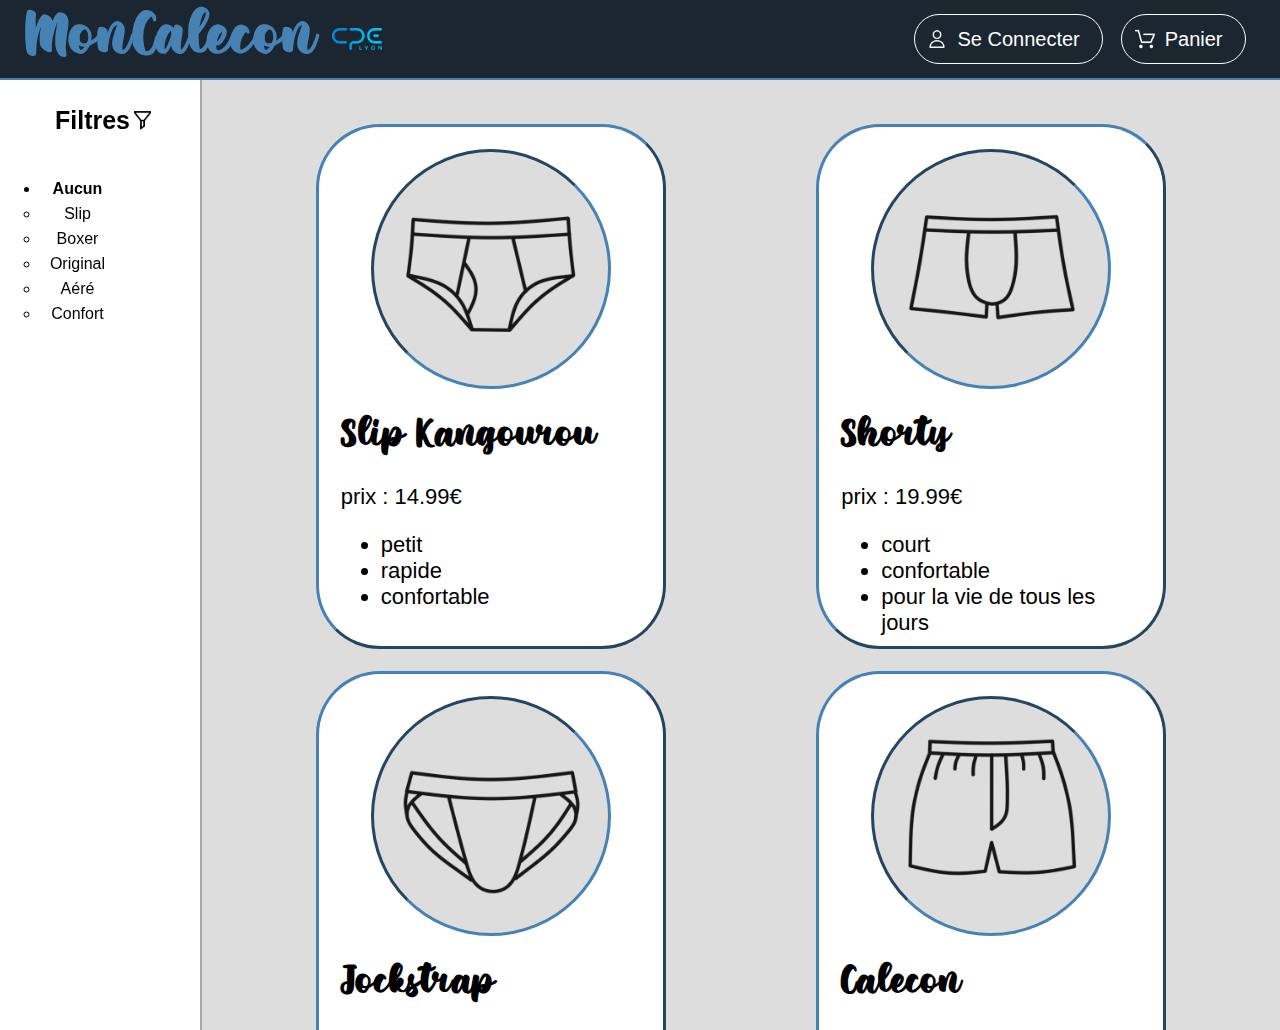
<file: index.html>
<!DOCTYPE html>
<html lang="fr">
    <head>
        <title>Mon Caleçon en ligne</title>
        <meta charset="UTF-8">
        <meta name="viewport" content="width=device-width, initial-scale=1.0, user-scalable=no">
        <link rel="icon" href="media/panier.png">

        <link rel="stylesheet" href="principale/header&footer.css">
        <link rel="stylesheet" href="index.css">
    </head>
    <body onload="listSelect(-1)">
        <header>
            <!-- le header et ajouté ici grace a header&footer.js -->
        </header>
        <main onload="filterSetSize()">
            <nav id="filterListe">
                <div id="filtretitle">
                    <span>Filtres</span>
                    <img src="media/Filter_icon.png" alt="">
                </div>
                <ul id="filterUl">
                    <li onclick="listSelect(0)" class="listeLi">Aucun</li>
                    <li onclick="listSelect(1)" class="listeLi">Slip</li>
                    <li onclick="listSelect(2)" class="listeLi">Boxer</li>
                    <li onclick="listSelect(3)" class="listeLi">Original</li>
                    <li onclick="listSelect(4)" class="listeLi">Aéré</li>
                    <li onclick="listSelect(5)" class="listeLi">Confort</li>
                </ul>
                <div id="openFilter" onclick="fonOpenFilter()"></div>
            </nav>
            <section>
                <!-- les section sont ajoutées ici grace a index.js -->
            </section>
        </main>

        <template id="sectionTemplate">
            <article class="blockSelection"> <!-- l'id est definit en index.js -->
                <div class="absoluteBox">
                    <div id="imgDiv">
                        <img> <!-- la src est defint en index.js -->
                    </div>
                    <h2>
                        <span> <!-- nom definit en index.js --> </span>
                    </h2>
                    <span> <!-- Prix definit en index.js --> </span>
                    <div class="commentaires">
                        <!-- commentaire definit en index.js -->
                    </div>
                </div>
            </article>
        </template>

        <footer>
            <!-- le footer et ajouté ici grace a header&footer.js -->
        </footer>
    </body>
    <script src="principale/header&footer.js"></script>
    <script src="index.js"></script>
</html>
</file>
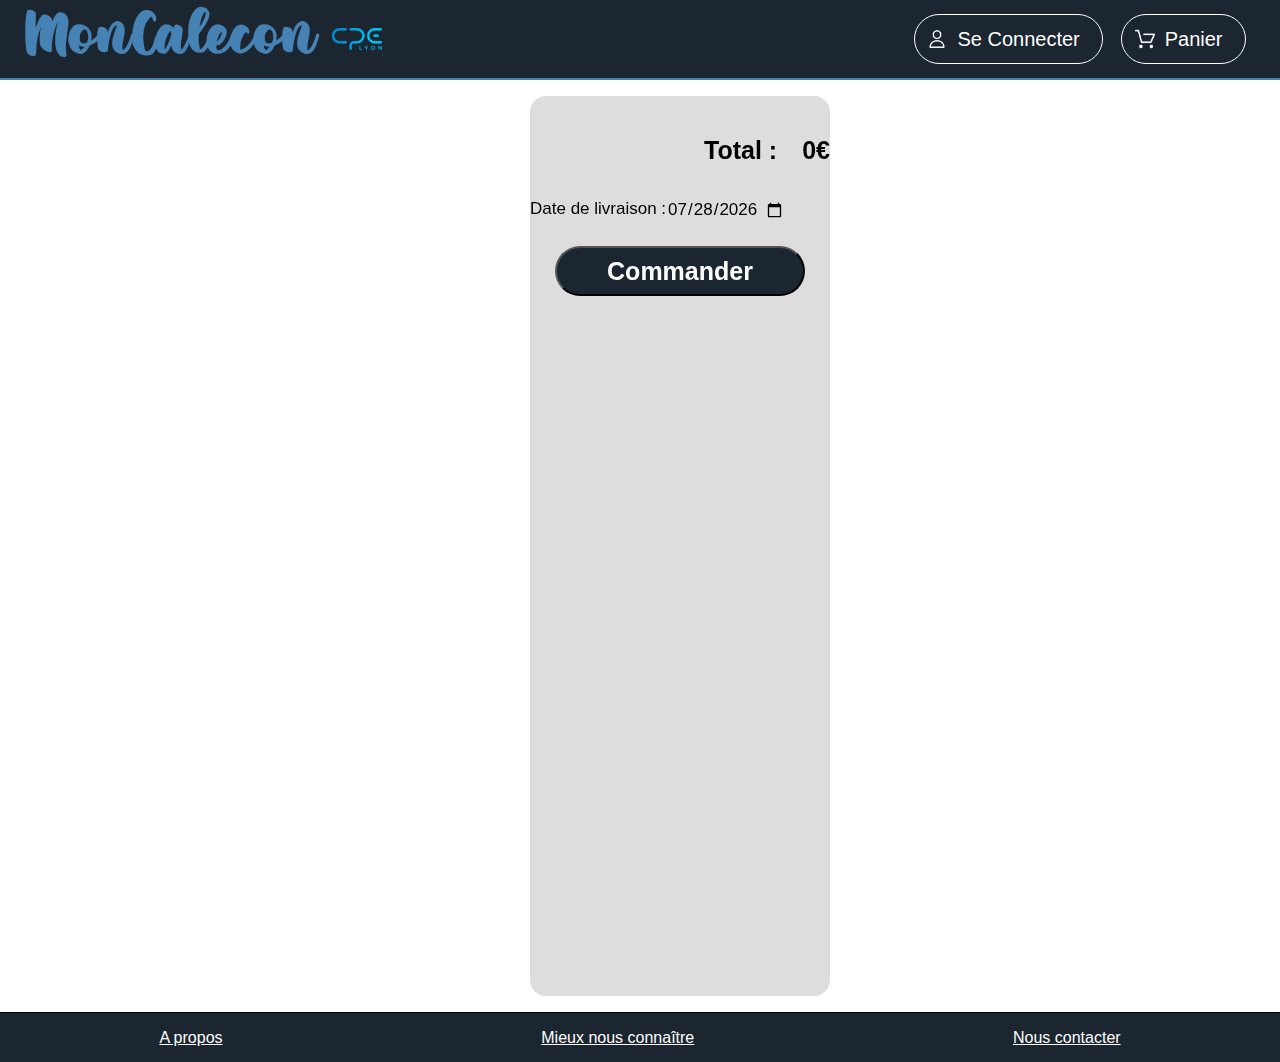
<file: panier/panier.html>
<!DOCTYPE html>
<html lang="fr">
    <head>
        <title>Mon Caleçon en ligne</title>
        <meta charset="UTF-8">
        <meta name="viewport" content="width=device-width, initial-scale=1.0, user-scalable=no">
        <link rel="icon" href="../media/panier.png">
        
        <link rel="stylesheet" href="../principale/header&footer.css">
        <link rel="stylesheet" href="panier.css">
    </head>
    

    <body>

        <header>

        </header>
        
        <main>

            <div id="panier">
                <!-- On positionne les articles du panier ici selon le template  -->
            </div>
            
            <div id="bg"><div id="paiement">
                <div id="ligneP">
                    Total : <div id="prixTot"></div>
                </div>
                <div id="ligneD">
                    Date de livraison : <input type="date" id="dateLiv" onchange="recharger()" data-date-inline-picker="true" >
                </div>
                <div id="modeExp">
                    <p>Mode express: 8 €</p>
                </div>
                <button type="button" id="bu" onclick="goToValideForm()">Commander</button>
            </div></div>

            <template id="panierListe">
                <div class="slip">
                    <div class="photo">
                        <img  alt="" id="img1">
                        <img  alt="" id="img2">
                        <img  alt="" id="img3">
                    </div>
                    <div class="nom" ></div>
                    <div class="prix"></div>
                    <button class="imgPoub"><img src="../media/poubelle.png" alt=""></button>
                    <div class="quantiter"> 
                        <div class="subLess" onclick="subLessFunc(this)"> - </div> 
                        <div class="numQuant"> 1 </div> 
                        <div class="addMore" onclick="addMoreFunc(this)"> + </div> 
                    </div>
                </div>
            </template>

        </main>

        <footer>

        </footer>
            
    </body>

    <script src="../principale/header&footer.js"></script>
    <script src="panier.js"></script>

</html>
</file>
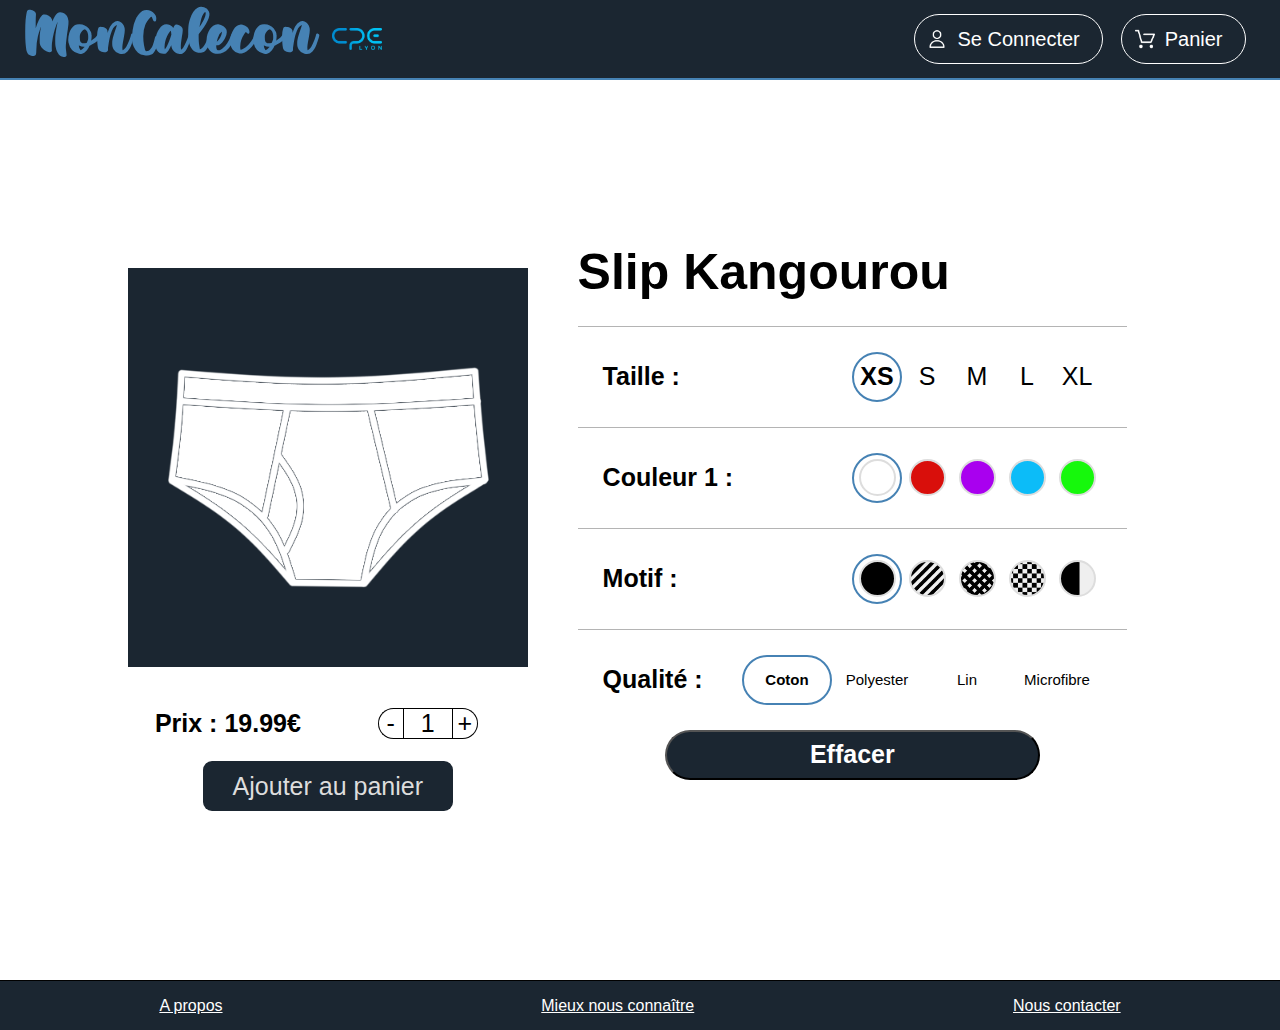
<file: personnalisation/personnalisation.html>
<!DOCTYPE html>
<html lang="fr">
    <head>
        <title>Mon Caleçon en ligne</title>
        <meta charset="UTF-8">
        <meta name="viewport" content="width=device-width, initial-scale=1.0, user-scalable=no">
        <link rel="icon" href="../media/panier.png">

        <link rel="stylesheet" href="../principale/header&footer.css">
        <link rel="stylesheet" href="personnalisation.css">
    </head>
    <body>
        <header>
        </header>
        
        <main>
            <div id="contenaire">

                <div id="canvasCont">
                    <canvas id="customCanvas1" width = "500" height="500"></canvas>
                    <canvas id="customCanvas2" width = "500" height="500"></canvas>
                    <canvas id="customCanvas3" width = "500" height="500"></canvas>
                </div>

                <div id="sectionPrix">
                    <div id="prix">  </div>
                    
                    <div id="quantiter"> 
                        <div id="subLess" onclick="subLessFunc()"> - </div> 
                        <div id="numQuant"> 1 </div> 
                        <div id="addMore" onclick="addMoreFunc()"> + </div> 
                    </div>
                    <button class="buyBtn" onclick="sendToPanier()">
                        Ajouter au panier
                    </button>
                </div>

                <form id="customForm">
                    <div id="name"></div>
                    <div id="taille" class="formLigne">
                        <div class="ligneName">Taille :</div>
                        <div class="allInput">
                            <input type="button" class="btnText" value="XS" onclick="tFunc(0)"> 
                            <input type="button" class="btnText" value="S" onclick="tFunc(1)"> 
                            <input type="button" class="btnText" value="M" onclick="tFunc(2)">
                            <input type="button" class="btnText" value="L" onclick="tFunc(3)">
                            <input type="button" class="btnText" value="XL" onclick="tFunc(4)">
                        </div>
                    </div>
                    <div class="formLigne">
                        <div class="ligneName">Couleur 1 : </div>
                        <div class="allInput">
                            <div class="cercleCouleur"><input type="button" class="btnCircle couleur10" onclick="cFunc(0)"></div>
                            <div class="cercleCouleur"><input type="button" class="btnCircle couleur11" onclick="cFunc(1)"></div>
                            <div class="cercleCouleur"><input type="button" class="btnCircle couleur12" onclick="cFunc(2)"></div>
                            <div class="cercleCouleur"><input type="button" class="btnCircle couleur13" onclick="cFunc(3)"></div>
                            <div class="cercleCouleur"><input type="button" class="btnCircle couleur14" onclick="cFunc(4)"></div>
                        </div>
                    </div>
                    <div class="formLigne">
                        <div class="ligneName">Couleur 2 :</div>
                        <div class="allInput">
                            <div class="cercleCouleur2"><input type="button" class="btnCircle couleur20" onclick="c2Func(0)"></div> 
                            <div class="cercleCouleur2"><input type="button" class="btnCircle couleur21" onclick="c2Func(1)"></div> 
                            <div class="cercleCouleur2"><input type="button" class="btnCircle couleur22" onclick="c2Func(2)"></div>
                            <div class="cercleCouleur2"><input type="button" class="btnCircle couleur23" onclick="c2Func(3)"></div>
                            <div class="cercleCouleur2"><input type="button" class="btnCircle couleur24" onclick="c2Func(4)"></div>
                        </div>
                    </div>
                    <div id="motif" class="formLigne">
                        <div class="ligneName">Motif :</div>
                        <div class="allInput">
                            <div class="cercleMotif"><input type="button" class="btnCircle motif1" onclick="mFunc(0)"></div> 
                            <div class="cercleMotif"><input type="button" class="btnCircle motif2" onclick="mFunc(1)"></div> 
                            <div class="cercleMotif"><input type="button" class="btnCircle motif3" onclick="mFunc(2)"></div>
                            <div class="cercleMotif"><input type="button" class="btnCircle motif4" onclick="mFunc(3)"></div>
                            <div class="cercleMotif"><input type="button" class="btnCircle motif5" onclick="mFunc(4)"></div>
                        </div>
                    </div>
                    <div id="qualiter" class="formLigne">
                        <div class="ligneName">Qualité :</div>
                        <div class="allInput">
                            <input type="button" class="btnGText" value="Coton" onclick="qFunc(0)">
                            <input type="button" class="btnGText" value="Polyester" onclick="qFunc(1)">
                            <input type="button" class="btnGText" value="Lin" onclick="qFunc(2)">
                            <input type="button" class="btnGText" value="Microfibre" onclick="qFunc(3)">
                        </div> 
                    </div>
                    <div id="btnCentre"><input type="button" id="reset" value="Effacer" onclick="resetStyle()"></input></div>
                <!-- 
                    <div id="image" class="formLigne">
                        <div class="ligneName">Image : </div>
                        <div class="allInput"><input type="button" id="btnLien" value="Load"></div>
                    </div>
                    <div id="imagePos" class="formLigne">
                        <div class="ligneName">Position : </div>
                        <div class="allInput">
                            <input type="button" class="btnG2Text" value="Avant" onclick="pFunc(0)">
                            <input type="button" class="btnG2Text" value="Arière" onclick="pFunc(1)">
                            <input type="button" class="btnG2Text" value="Droit" onclick="pFunc(2)">
                            <input type="button" class="btnG2Text" value="Gauche" onclick="pFunc(3)">
                        </div> 
                    </div>
                -->
                </form>
            </div>
        </main>

        <footer>
        </footer>
    </body>
    <script src="../principale/header&footer.js"></script>
    <script src="personnalisation.js"></script>
</html>
</file>
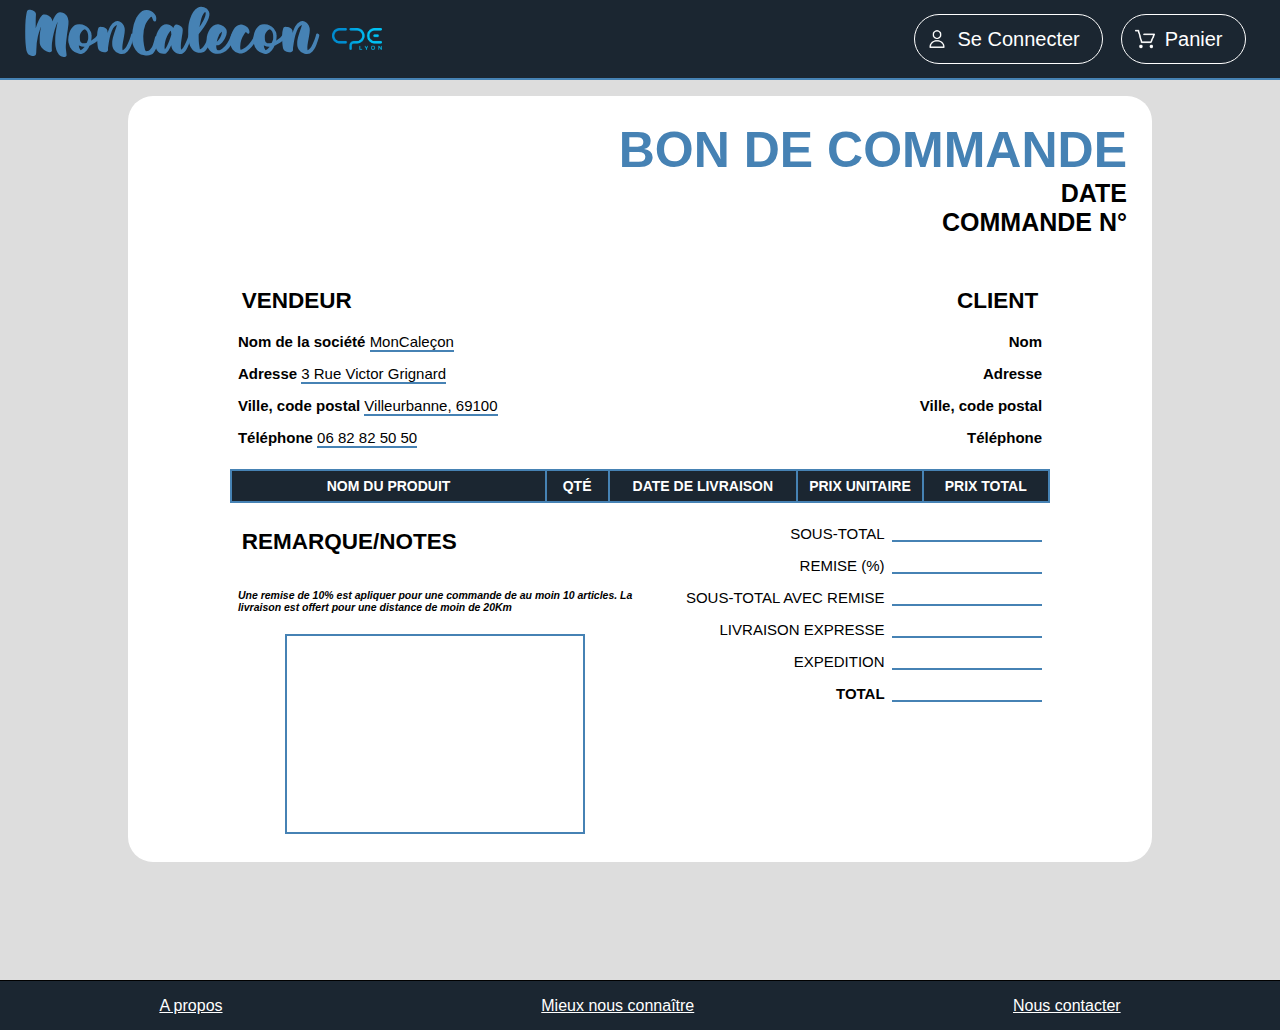
<file: panier/validation/bonDeCommande.html>
<!DOCTYPE html>
<html lang="fr">
    <head>
        <title>Mon Caleçon en ligne</title>
        <meta charset="UTF-8">
        <meta name="viewport" content="width=device-width, initial-scale=1.0, user-scalable=no">
        <link rel="icon" href="../../media/panier.png">

        <link rel="stylesheet" href="../../principale/header&footer.css">
        <link rel="stylesheet" href="validation.css">
    </head>

    <body onload="recapFill()">

        <header>
            
        </header>

        <main>
            <div id="bon">
                <div id="topInfo">
                    <h1 id="h1bon">BON DE COMMANDE</h1>
                    <p>DATE <span id="date"></span></p>
                    <p>COMMANDE N° <span id="commandeNum"></span></p>
                </div>
                <div id="tabInfo">
                    <div id="caseGauche">
                        <h2>VENDEUR</h2>
                        <p>Nom de la société <span id="nomSoc">MonCaleçon</span></p>
                        <p>Adresse <span id="adresseSoc">3 Rue Victor Grignard</span></p>
                        <p>Ville, code postal <span id="villeSoc">Villeurbanne, 69100</span></p>
                        <p>Téléphone <span id="telephoneSco">06 82 82 50 50</span></p>
                    </div>
                    <div id="caseDroit">
                        <h2>CLIENT</h2>
                        <p class="endText">Nom <span id="nomCli"></span></p>
                        <p class="endText">Adresse <span id="adresseCli"></span></p>
                        <p class="endText">Ville, code postal <span id="villeCli"></span></p>
                        <p class="endText">Téléphone <span id="telephoneCli"></span></p>
                    </div>
                </div>
                <div id="hideTab">
                    <div id="tabPanier">
                        <div class="col1 title" id="nomTab">NOM DU PRODUIT</div>
                        <div class="col2 title id="quantTab">QTÉ</div>
                        <div class="col3 title" id="dateTab">DATE DE LIVRAISON</div>
                        <div class="col4 title" id="prixUniTab">PRIX UNITAIRE</div>
                        <div class="col5 title" id="prixTab">PRIX TOTAL</div>
                        <template id="ligneTab">
                            <div class="col1 ligne nomLigne"></div>
                            <div class="col2 ligne quantLigne"></div>
                            <div class="col3 ligne dateLigne"></div>
                            <div class="col4 ligne prixUniLigne"></div>
                            <div class="col5 ligne prixLigne"></div>
                        </template>
                    </div>
                </div>
                <div id="tabFin">
                    <div id="Remarque">
                        <h2>REMARQUE/NOTES</h2>
                        <div id="remarqueClient">

                        </div>
                        <div id="remarqueSoc">
                            <p id="distanceP"></p>
                            <p id="quantP"></p>
                            <p>
                                Une remise de 10% est apliquer pour une commande de au moin 10 articles.
                                La livraison est offert pour une distance de moin de 20Km
                            </p>
                            <div id="rogner"><iframe></iframe></div>
                        </div>
                    </div>
                    <div id="prixSection">
                        <div class="prixDiv">SOUS-TOTAL <div class="prix" id="sousTotal"></div></div>
                        <div class="prixDiv">REMISE (%) <div class="prix" id="remise"></div></div>
                        <div class="prixDiv">SOUS-TOTAL AVEC REMISE <div class="prix" id="totalRemise"></div></div>
                        <div class="prixDiv" id="expresseDiv">LIVRAISON EXPRESSE <div class="prix" id="expresse"></div></div>
                        <div class="prixDiv">EXPEDITION <div class="prix" id="expedition"></div></div>
                        <div class="prixDiv" id="totalDiv">TOTAL <div class="prix" id="total"></div></div>
                    </div>
                </div>
            </div>
            
        </main> 

        <footer>
            
        </footer>
    </body>

    <script src="../../principale/header&footer.js"></script>
    <script src="validation.js"></script>
</html>
</file>
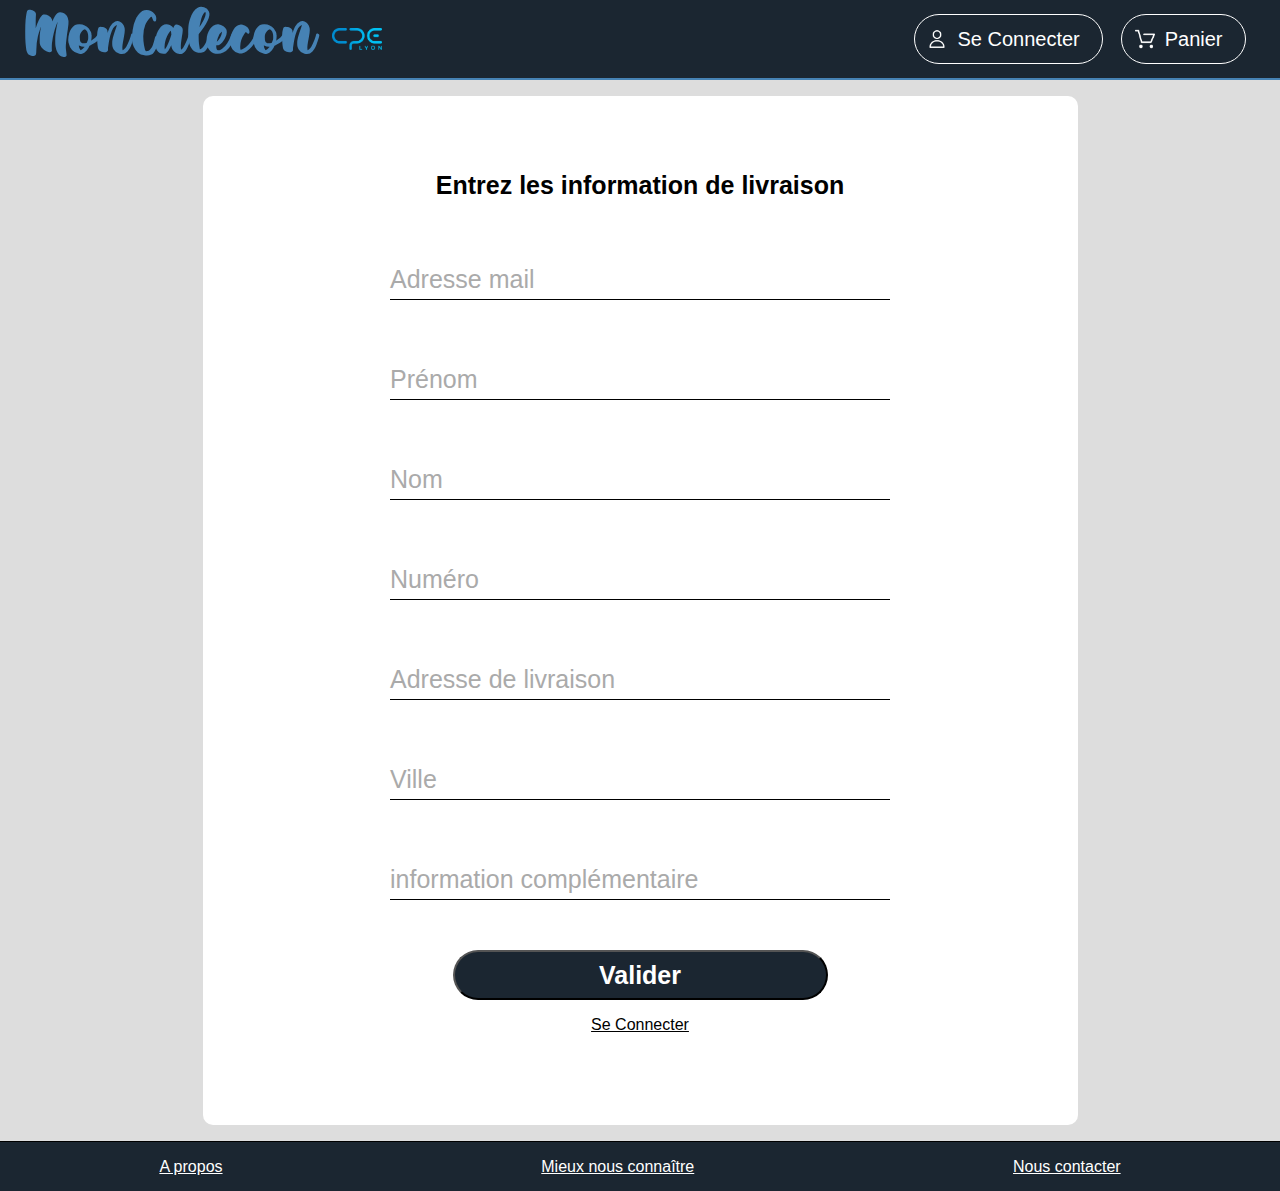
<file: panier/validation/commandeForm.html>
<!DOCTYPE html>
<html lang="fr">
    <head>
        <title>Mon Caleçon en ligne</title>
        <meta charset="UTF-8">
        <meta name="viewport" content="width=device-width, initial-scale=1.0, user-scalable=no">
        <link rel="icon" href="../../media/panier.png">

        <link rel="stylesheet" href="../../principale/header&footer.css">
        <link rel="stylesheet" href="../../seConnecter/seConnecter.css">
        <link rel="stylesheet" href="validation.css">
    </head>

    <body onload="autoFill()">

        <header>
            
        </header>

        <main>
            
            <form id="formumu">
              
                    <h1>Entrez les information de livraison</h1>
                    <div id="errorMsg">
                    </div>
                    <div class="inputForm">
                        <input type="text" id="mail" class="allF requierVerif" required="required">
                        <span>Adresse mail</span>
                    </div>

                    <div class="inputForm">
                        <input type="text" id="prenom" class="allF requierVerif" required="required">
                        <span>Prénom</span>
                    </div>
                    <div class="inputForm">
                        <input type="text" id="nom" class="allF requierVerif" required="required">
                        <span>Nom</span>
                    </div>
                    
                    <div class="inputForm">
                        <input type="text" id="numero" class="allF requierVerif" required="required">
                        <span>Numéro</span>
                    </div>
                    
                    <div class="inputForm colorRed">
                        <input type="text" id="adresse" class="allF requierVerif colorRed" required="required">
                        <span>Adresse de livraison</span>
                    </div>
                    
                    <div class="inputForm colorRed">
                        <input type="text" id="ville" class="allF requierVerif colorRed" required="required">
                        <span>Ville</span>
                    </div>

                    <div class="inputForm">
                        <input type="text" id="info" class="allF" required="required">
                        <span>information complémentaire</span>
                    </div>


                    <input type="button" id="buttonVal" onclick="commanderLePanier()" value="Valider"></input>
                    <a href="../../seConnecter/connexion/connexion.html" id="lienInscription">Se Connecter</a>

            </form> 
            
        </main> 

        <footer>
            
        </footer>
    </body>

    <script src="../../principale/header&footer.js"></script>
    <script src="validation.js"></script>
</html>
</file>
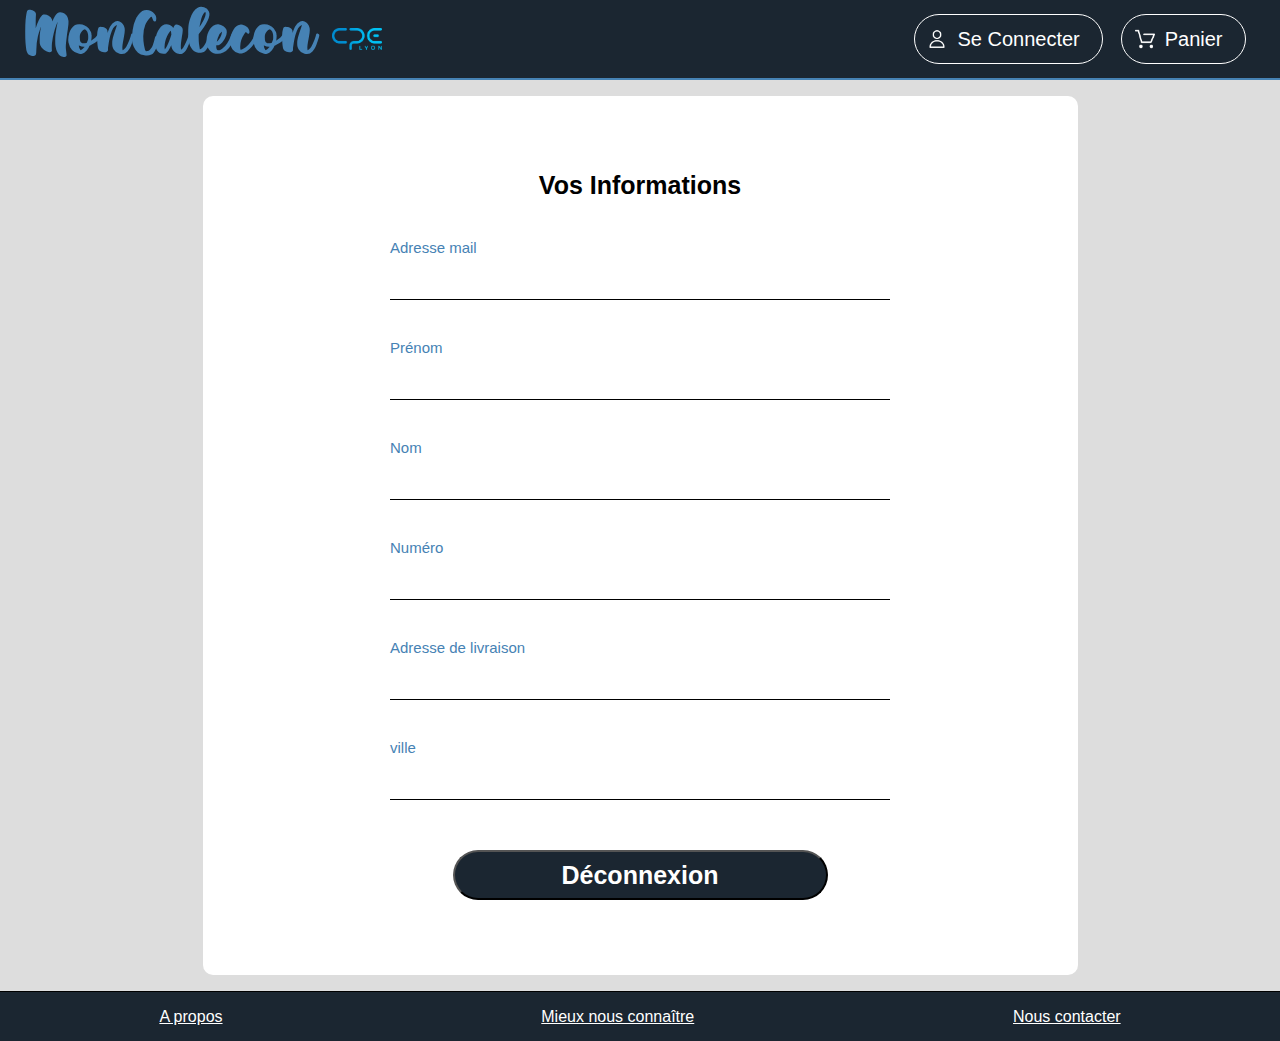
<file: seConnecter/connected/connected.html>
<!DOCTYPE html>
<html lang="fr">
    <head>
        <title>Mon Caleçon en ligne</title>
        <meta charset="UTF-8">
        <meta name="viewport" content="width=device-width, initial-scale=1.0, user-scalable=no">
        <link rel="icon" href="../../media/panier.png">

        <link rel="stylesheet" href="../../principale/header&footer.css">
        <link rel="stylesheet" href="../seConnecter.css">
    </head>

    <body onload="afficheInfos()">

        <header>
            
        </header>

        <main>
            <div id="formumu">
                <h1>Vos Informations</h1>

                <div class="inputForm">
                    <div type="text" id="mail" class="allF blackColor"></div>
                    <span class="titleSpan">Adresse mail</span>
                </div>

                <div class="inputForm">
                    <div type="text" id="prenom" class="allF blackColor"></div>
                    <span class="titleSpan">Prénom</span>
                </div>
                <div class="inputForm">
                    <div type="text" id="nom" class="allF blackColor"></div>
                    <span class="titleSpan">Nom</span>
                </div>
                
                <div class="inputForm">
                    <div type="text" id="numero" class="allF blackColor"></div>
                    <span class="titleSpan">Numéro</span>
                </div>
                
                <div class="inputForm">
                    <div type="text" id="adresse" class="allF blackColor"></div>
                    <span class="titleSpan">Adresse de livraison</span>
                </div>
                
                <div class="inputForm">
                    <div type="text" id="ville" class="allF blackColor"></div> 
                    <span class="titleSpan">ville</span>
                </div>
            
                <button onclick="deconnexion()" id="logout">Déconnexion</button>
            </div>
        </main> 

        <footer>
            
        </footer>
    
        <script src="../../principale/header&footer.js" defer></script>
        <script src="connected.js"></script>
    </body>
</html>
</file>
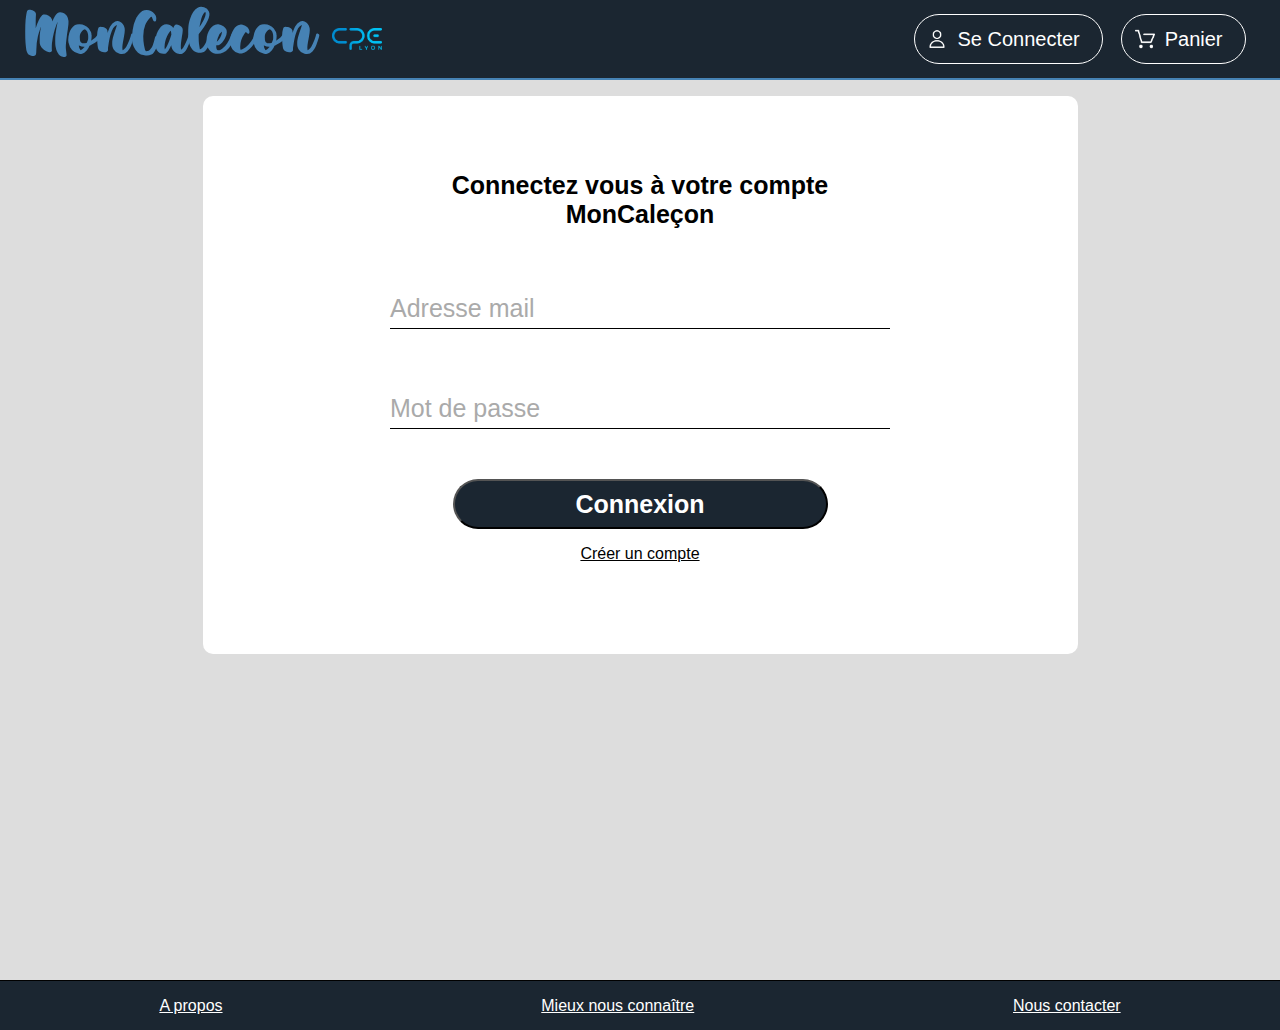
<file: seConnecter/connexion/connexion.html>
<!DOCTYPE html>
<html lang="fr">
    <head>
        <title>Mon Caleçon en ligne</title>
        <meta charset="UTF-8">
        <meta name="viewport" content="width=device-width, initial-scale=1.0, user-scalable=no">
        <link rel="icon" href="../../media/panier.png">

        <link rel="stylesheet" href="../../principale/header&footer.css">
        <link rel="stylesheet" href="../seConnecter.css">
    </head>

    <body onload="redirDuTur()"> 

        <header>
            
        </header>

        <main>
            
            <form id="formumu">
              
                    <h1>Connectez vous à votre compte MonCaleçon</h1>
                    <div id="errorMsg"></div>
                    
                    <div class="inputForm colorRed">
                        <input type="text" id="mailVerif" class="allF colorRed" required="required"><br>
                        <span>Adresse mail</span>
                    </div>

                    <div class="inputForm colorRed">
                        <input type="text" id="mdpVerif" class="allF colorRed" required="required"><br>
                        <span>Mot de passe</span>
                    </div>

                    <button id="buttonVal" onclick="recupForm()">Connexion</button>
                    <a href="../inscription/inscription.html" id="lienInscription">Créer un compte</a>
                    
            </form>

            
            
        </main> 

        <footer>
            
        </footer>

    </body>

    <script src="../../principale/header&footer.js"></script>
    <script src="connexion.js"></script>
</html>
</file>
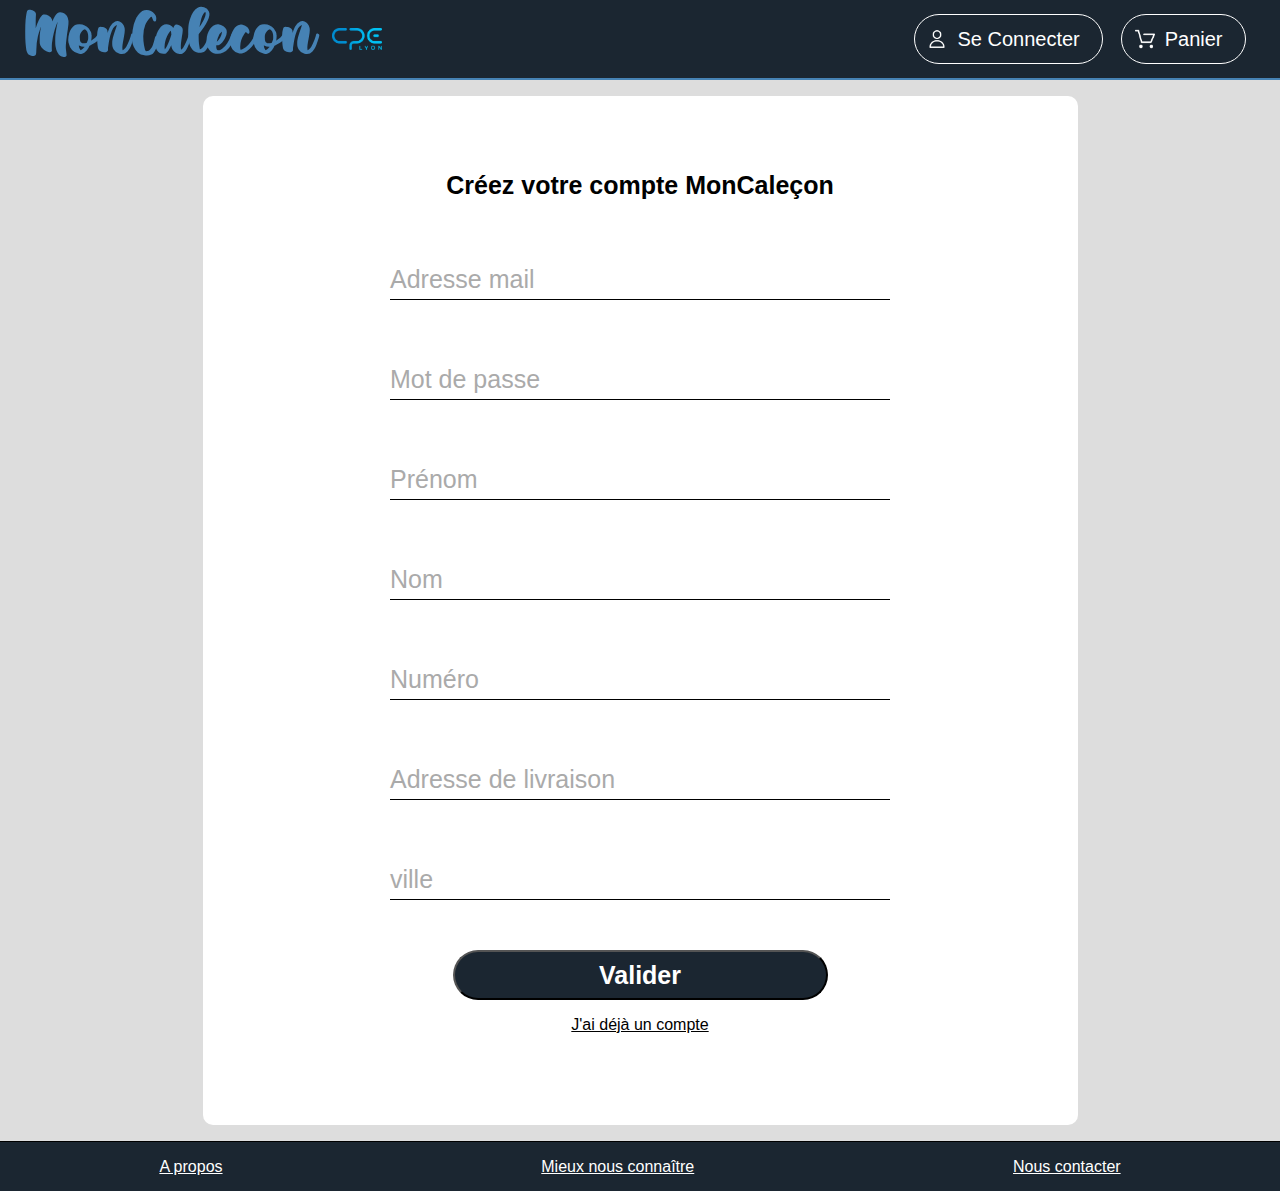
<file: seConnecter/inscription/inscription.html>
<!DOCTYPE html>
<html lang="fr">
    <head>
        <title>Mon Caleçon en ligne</title>
        <meta charset="UTF-8">
        <meta name="viewport" content="width=device-width, initial-scale=1.0, user-scalable=no">
        <link rel="icon" href="../../media/panier.png">

        <link rel="stylesheet" href="../../principale/header&footer.css">
        <link rel="stylesheet" href="../seConnecter.css">
    </head>

    <body onload="redirDuTur()">

        <header>
            
        </header>

        <main>
            
            <form id="formumu">
              
                    <h1>Créez votre compte MonCaleçon</h1>
                    <div id="errorMsg"></div>

                    <div class="inputForm">
                        <input type="text" id="mail" class="allF" required="required"><br>
                        <span>Adresse mail</span>
                    </div>

                    <div class="inputForm">
                        <input type="text" id="mdp" class="allF" required="required"><br>
                        <span>Mot de passe</span>
                    </div>

                    <div class="inputForm">
                        <input type="text" id="prenom" class="allF" required="required"><br>
                        <span>Prénom</span>
                    </div>
                    <div class="inputForm">
                        <input type="text" id="nom" class="allF" required="required"><br>
                        <span>Nom</span>
                    </div>
                    
                    <div class="inputForm">
                        <input type="text" id="num" class="allF" required="required"><br>
                        <span>Numéro</span>
                    </div>
                    
                    <div class="inputForm">
                        <input type="text" id="adresse" class="allF" required="required"><br>
                        <span>Adresse de livraison</span>
                    </div>
                    
                    <div class="inputForm">
                        <input type="text" id="ville" class="allF" required="required"><br> 
                        <span>ville</span>
                    </div>

                    <button id="buttonVal" onclick="recupForm()">Valider</button>
                    <a href="../connexion/connexion.html" id="lienInscription">J'ai déjà un compte</a>

            </form> 
            
        </main> 

        <footer>
            
        </footer>
    </body>

    <script src="../../principale/header&footer.js"></script>
    <script src="inscription.js"></script>
</html>
</file>
<file: principale/header&footer.css>
@font-face {
    font-family: "BM";
    src: url("https://12dorian12.github.io/Projet_TLW/media/BerthaMelanie.ttf");
}
html{
    scroll-behavior: smooth;
}
*{
    box-sizing: border-box; /* definit les marge a padding a l'interrieur de la taille*/
}
/*################################## Header ########################################*/

header{
    width: 100%;
    height: 80px;
    border-bottom: 2px solid steelblue;
    background-color: #1B2631;
    display: flex;
    font-size: 15px;
}
header > div{
    height: 100%;
    margin-right: auto;
    display: flex;
}
header > div > h1 {
    margin: auto;
    height: 100%;
    display: flex;
}
header > div > h1 > a{
    color: steelblue;
    font-family: "BM";
    margin: auto 0.3em auto 0.5em;
    text-decoration: none;
}
header > div > img{
    margin: auto 0;
    width: 2em;
}
@media only screen and (min-width: 601px) {
    header{
        height: 80px;
        font-size: 25px;
    }
}

/*################################## Nav ########################################*/


header > nav{
    margin-left: auto;
    margin-right: 1em;
    width: 30vw;
    display: flex;
    justify-content: space-around;
}
header > nav > a {
    border: 1px solid white;
    border-radius: 9999px;
    text-decoration: none;
    color: white;
    transition: background-color 0.5s, filter 0.5s;
    padding: 0.5em;
    display: flex;
    margin: auto;
}
header > nav > a > img{
    width: 1.5em;
    display: block;
    margin: auto;
}
header > nav > a > span{
    margin: auto 10px;
    color: inherit;
    display: none;
    font-size: 20px;
}
header > nav > a:hover{
    filter: invert(100%);
    background-color: black;
}
@media only screen and (min-width: 601px) {
    header > nav{
        width: 200px;
    }
}
@media only screen and (min-width: 768px) {
    header > nav{
        width: 350px;
    }
    header > nav > a > span{
        display: block;

    }
    header > nav > a > img{
        width: 20px;
    }
}
/*################################## Footer ########################################*/

footer{
    width: 100%;
    border-top: 1px solid black;
    display: flex;
    bottom: 0;
    background-color: #1B2631;
    height: 50px;
}
footer > a{
    margin: 1em auto;
    color: white;
}


#toTheTop{
    z-index: 12;
    position: fixed;
    bottom: 53px;
    right: 3px;
    background-image: url("/media/upArrow.png");
    background-size: cover;
    background-position: center;
    width: 60px;
    height: 60px;
    visibility: hidden;
    margin: none;
    padding: none;
}
</file>
<file: index.css>
body{
    margin: 0;
    width: 100vw;
    overflow-x: hidden;
    font-family: Arial, Helvetica, sans-serif;
    padding-bottom: 80px;
}
@media only screen and (min-width: 601px) {
    body{
        padding-bottom: 0;
    }
}
*{
    box-sizing: border-box; /* definit les marge a padding a l'interrieur de la taille*/
}


/*################################## main ########################################*/

main{
    width: 100vw;
    min-height: 100vh;
    margin: auto;
    background-color: #ffffff;
    position: relative;
    display: flex;
}

/*################################## section ########################################*/

section{
    width: 100vw;
    font-size: 5vw;
    list-style-type: none;
    padding: 2em 0;
    display: grid;
    grid: 1fr /1fr 80vw 1fr;
    gap: 1em;
    background-color: #dddddd;
    user-select: none;
}
article{
    grid-column: 2;
    width: 100%;
    height: 0px;
    padding-bottom: 150%;
    position: relative;
}
.absoluteBox{
    position: absolute;
    padding: 1em;
    top: 0; bottom: 0; left: 0; right: 0;
    background-color: #ffffff;
    border-radius: 5vw;
    border: outset steelblue 3px;
}
#imgDiv {
    width: 80%;
    background-color: #dddddd;
    margin: auto;
    border-radius: 9999px;
    border: inset steelblue 3px;
}
.absoluteBox > div > img{
    width: 100%;
    display: block;
    padding: 5%;
    transition: filter 0.25s;
}
.absoluteBox:hover > div > img{
    filter: invert(100%) drop-shadow(0 0 3px steelblue);
}
.absoluteBox > h2 > span{
    font-family: "BM";
}

@media only screen and (min-width: 601px) {
    #filterListe{
        min-width: 150px;
    }
    section{
        padding: 2em;
        font-size: 22px;
        grid: 1fr / repeat(auto-fill, 350px) ;
        width: 100%;
        column-gap: 0.5em;
        row-gap: 1em;
        justify-content: space-around;
        border-left: solid #aaaaaa 2px;
    }
    article{
        grid-area: auto;
    }
}
@media only screen and (min-width: 768px) {
    #filterListe{
        min-width: 200px;
    }

}
/*################################## filter liste ########################################*/

#filterListe{
    z-index: 10;
    position: fixed;
    bottom: 0;
    width: 100%;
    height: 80px;
    background-color: #ffffff;
    border-top: solid #aaaaaa 2px;
    padding-left: 1em;
    transition: height 0.5s;
}
#filtretitle{
    height: 80px;
    width: 95px;
    margin-right: auto;
    display: flex;
}
#filterListe > div > span{
    margin: auto;
    text-align: center;
    font-weight: bold;
    font-size: 25px;
}
#filterListe > div > img{
    height: 25px;
    margin: auto;
}
#filterUl{
    line-height: 25px;
    list-style-type: circle;
    user-select: none;
}
#filterUl > li{
    width: 75px;
    border-radius: 9999px;
    text-align: center;
}
#filterUl > li:hover{
    background-color: #dddddd;
}

#openFilter{
    position: fixed;
    bottom: 10px;
    background-image: url("media/litUpArrow.png");
    background-size: cover;
    background-position: center;
    width: 30px;
    height: 30px;
    padding: none;
    transition: transform 0.5s;
    /*centrer un element fixed est plus dificle*/
    left: 50%;
    margin-left: -15px;
}

@media only screen and (min-width: 601px) {
    #filterListe{
        position: sticky;
        top: 0px;
        width: 150px;
        border-top: none;
        padding: 0px;
    }
    #filtretitle{
        margin: auto;
        width: 90px;
        display: flex;
    }
    #openFilter{
        display: none;
    }
}
@media only screen and (min-width: 768px) {
    #filterListe{
        width: 200px;
    }

}
</file>
<file: panier/panier.css>
body{
    margin: 0;
    width: 100vw;
    font-family: Arial, Helvetica, sans-serif;
    overflow-x: hidden;
}
*{
    box-sizing: border-box; /* definit les marge a padding a l'interrieur de la taille*/
}

/*################################## Main ########################################*/
main{
    width: fit-content;
    min-height: 100vh;
    display: flex;
    margin: 1em auto;
    flex-direction: column;
}

 /*################################## Section Panier Liste ########################################*/
.slip{
    width: 80vw;
    max-width: 500px;
    height: 250px;

    display: grid;
    grid: 3fr 1fr/ 100px 1fr 100px;
    border-bottom: 1px rgb(180, 180, 180) solid;
    
    grid-column: 1;
    font-size: 16px;
    margin-bottom: 1em;
    padding-bottom: 1em;
}
.photo{
    width: 100px;
    height: 100px;
    grid-column: 1;
    grid-row:1 ;
    align-self: top;
    justify-self: start;
    position: relative;
    background-color: #1B2631;
    border-radius: 10px;
}
#img1, #img2, #img3{
    width: 100px;
    height: 100px;
    position: absolute;
    top: 0;left: 0;
}
.nom{
    grid-column: 2;
    grid-row:1 ;
    justify-self: start;
    align-self: top;
    padding-top: 1em;
    padding-left: 0.7em;
}
.prix{
    grid-column: 3;
    grid-row:1 ;
    justify-self: end;
    align-self: top;
    padding-top: 1em;
}

/*################### Bouton Poubelle ###################*/
.imgPoub>img{
    width: 50px;
	height: 50px;
}
.imgPoub{
    grid-column: 3;
    grid-row:2 ;
    justify-self: end;
    align-self: top;
    width: 50px;
	height: 50px;

    padding: 0;
    background-color: white;
    margin: none;
    text-decoration: none;
    border: none;
}
/*################### Bouton Quantité ###################*/
.quantiter{
    grid-column: 1;
    display: flex;
    height: 1.5em;
    font-size: 17px;
    align-self: end;
    justify-self: start;
}
.numQuant, .addMore, .subLess{
    border: 1px solid black;
    user-select: none;
    display: flex;
    justify-content: center;
    align-items: center;
}
.numQuant{
    width: 40px;
}
.addMore{
    width: 25px;
    border-left: none;
    border-top-right-radius: 9999px;
    border-bottom-right-radius: 9999px;
}
.subLess{
    width: 25px;
    border-right: none;
    border-top-left-radius: 9999px;
    border-bottom-left-radius: 9999px;
}
.subLess:hover, .addMore:hover{
    background-color: #dddddd;
}

/*################################## Section Paiement ########################################*/
#paiement{
    position: sticky;
    top: -1em;
    height: fit-content;
    background-color: #dddddd;

    border-radius: 1em;
    font-size: 20px;
    width: 300px;
    padding-top: 2em;
} 
#ligneP {
    display: flex;
    justify-content: flex-end;
    align-items: baseline;
    font-weight: bold;
    font-size: 25px;
}
#prixTot{
    margin-left: 1em;
}
#ligneD {
    margin-top: 2em;
    display: flex;
    font-size: 17px;
}
#dateLiv{
    border: none;
    background-color: #dddddd;
    font-family: Arial, Helvetica, sans-serif;
    font-size: 17px;
    width: 7em;
}
#dateLiv::-webkit-calendar-picker-indicator {
    margin: 0;
}

#modeExp{
    font-size: 17px;
}
#bg{
    background-color: #dddddd;
    width: fit-content;
    border-radius: 1em;
    margin-left: 0em;
}

/*################### Bouton Commander ###################*/
#bu {
    display: block;
    background-color: #1B2631;
    height: 2em;
    width: 10em;
    color: white;
    border-radius: 9999px;
    font-size: 25px;
    font-weight: bold;
    margin: 1em auto;
}

@media only screen and (min-width: 950px){
    main{
        flex-direction: row;
    }
    .photo{
        width: 150px;
        height: 150px;
    }
    #img1, #img2, #img3{
        width: 150px;
        height: 150px;
    }
    .slip{
        grid: 3fr 1fr/ 150px 1fr 150px;
        font-size: 20px;
    }
    #bg{
        margin-left: 5em;
    }
}
</file>
<file: personnalisation/personnalisation.css>
body{
    margin: 0;
    width: 100vw;
    font-family: Arial, Helvetica, sans-serif;
    overflow-x: hidden;
}
*{
    box-sizing: border-box; /* definit les marge a padding a l'interrieur de la taille*/
}

/*################################## main ########################################*/

main{
    min-height: 100vh;
    background-color: white;
    display: flex;
}
#contenaire{
    margin: auto;
    width: 100vw;
    background-color: white;
    display: grid;
    grid: 1fr /80vw;
    justify-content: space-around;
    gap: 25px;
}

/*################################## canvas ########################################*/
#canvasCont{
    font-size: 50px;
    margin-top: 1em;
    height: 0;
    grid-row: 1;
    grid-column: 1;
    width: 100%;
    padding-bottom: 100%;
    position: relative;
}
#customCanvas1{
    position: absolute;
    width: 100%;
    height: 100%;
    background-color: #1B2631;   
}
#customCanvas2, #customCanvas3{
    position: absolute;
    width: 100%;
    height: 100%;
}

/*################################## sectoin prix ########################################*/

#sectionPrix{
    background-color: white;
    grid-row: 3;
    grid-column: 1;
    font-size: 25px;
    display: grid;
    grid-template: 1fr 1fr / 1fr 1fr;
    justify-items: center;
    align-items: center;
    margin-bottom: 1em;
}
#prix{
    grid-row: 1;
    grid-column: 1;
    font-weight: bold;
}

#quantiter{
    grid-row: 1;
    grid-column: 2;
    display: flex;
}
#numQuant, #addMore, #subLess{
    border: 1px solid black;
    user-select: none;
}
#numQuant{
    width: 50px;
    text-align: center;
}
#addMore{
    width: 25px;
    text-align: center;
    border-left: none;
    border-top-right-radius: 9999px;
    border-bottom-right-radius: 9999px;
}
#subLess{
    width: 25px;
    text-align: center;
    border-right: none;
    border-top-left-radius: 9999px;
    border-bottom-left-radius: 9999px;
}
#subLess:hover, #addMore:hover{
    background-color: #dddddd;
}

.buyBtn{
    grid-row: 2;
    grid-column: 1/3;
    border-radius: 9px;
    border: none;
    width: 250px;
    height: 50px;
    font-size: 25px;
    transition: filter 0.5s;
    background-color: #1B2631;
    color: #dddddd;
}
.buyBtn:hover{
    filter: invert(100%) drop-shadow(0 0 1vw steelblue);
}
.achat{
    z-index: 3;
    position: absolute;
    top: 0; left: 0; right: 0; bottom: 0;
    margin: 0.2em;
    background-color: white;
    display: flex;
    align-items: center;
    justify-content: center;
}

/*################################## formulaire ########################################*/

#customForm{
    background-color: white;
    grid-row: 2;
    font-size: 25px;
    font-weight: bold;
}

#name{
    text-align: center;
    font-size: 35px;
    margin-bottom: 0.5em;
}
.formLigne{
    border-top: 1px solid rgb(180, 180, 180);
    padding: 1em 0;
    display: flex;
    flex-wrap: wrap;
    justify-content: space-between;
}
.ligneName{
    font-size: 25px;
    display: flex;
    align-items: center;
}
.btnText, .btnGText, .btnG2Text{
    border: 2px solid white;
    font-size: 25px;
    width: 50px;
    height: 50px;
    border-radius: 9999px;
    background-color: white;
    transition: border-color 0.5s, background-color 0.25s;

}
.btnGText, .btnG2Text{
    font-size: 12px;
    width: 70px;
}
.btnText:hover, .btnGText:hover, .btnG2Text:hover{
    background-color: #dddddd;
}

.allInput{
    display: flex;
    justify-content: center;
    align-items: center;
    flex-grow: 1;
}
.btnCircle{
    font-size: 25px;
    width: 37px;
    height: 37px;
    border-radius: 9999px;
    background-size: 37px 37px;
    border: 2px solid #dddddd;
    transition: width 0.25s, height 0.25s, background-size 0.25s;
}
.cercleCouleur, .cercleCouleur2, .cercleMotif{
    width: 50px;
    height: 50px;
    border-radius: 9999px;
    display: flex;
    justify-content: center;
    align-items: center;
    border: 2px solid white;
    transition: border-color 0.5s;
}
.btnCircle:hover{
    width: 42px;
    height: 42px;
    background-size: 42px 42px;
}
#btnLien{
    width: 90px;
    height: 50px;
}

#btnCentre{
    width: 100%;
    display: flex;
    justify-content: center;
}

#reset{
    height: 50px;
    width: 70%;
    max-width: 15em;
    font-size: 25px;
    font-weight: bold;
    background-color: #1B2631;
    color: white;
    border-radius: 99px;
}

.motif1{
    background-image: url(../media/imageMotif/uni.png);
}
.motif2{
    background-image: url(../media/imageMotif/diagonal.png);
}
.motif3{
    background-image: url(../media/imageMotif/careau.png);
}
.motif4{
    background-image: url(../media/imageMotif/carre.png);
}
.motif5{
    background-image: url(../media/imageMotif/moitier.png);
}

@media only screen and (min-width: 601px) {
    #contenaire{
        width: 80%;
        grid: 3fr 1fr / 2fr 3fr;
    }
    #canvasCont{
        grid-row: 1;
        grid-column: 1;
    }
    #sectionPrix{
        grid-row: 2;
        grid-column: 1;
    }
    #customForm{
        padding: 1em;
        grid-row: 1/3;
        grid-column: 2/3;
    }
    #name{
        text-align: start;
    }
    .allInput{
        justify-content: flex-end;
    }
    .formLigne{
        padding: 1em;
    }
}
@media only screen and (min-width: 768px) {
    #customForm{
        font-size: 25px;
    }
    #name{
        font-size: 50px;
    }
    .btnGText, .btnG2Text{
        font-size: 15px;
        width: 90px; 
    }
}
</file>
<file: panier/validation/validation.css>
body{
    margin: 0;
    width: 100vw;
    overflow-x: hidden;
    font-family: Arial, Helvetica, sans-serif;
}
*{
    box-sizing: border-box; /* definit les marge a padding a l'interrieur de la taille*/
}

main{
    width: 100vw;
    min-height: 100vh;
    padding-top: 1em;
    padding-bottom: 1em; 
    background-color: #dddddd;
    position: relative;
}
#errorMsg{
    color: red;
    font-style: italic;
    font-size: 0.7em;
}
#bon{
    background-color: white;
    width: 80vw;
    border-radius: 25px;
    margin: auto;
    font-size: 25px;
}
.endText{
    text-align: end;
}

/*################################## top info ########################################*/


#topInfo{
    font-size: 0.55em;
    padding: 1em;
    width: 100%;
    display: flex;
    align-items: flex-end;
    flex-direction: column;
}
#topInfo > *{
    margin-bottom: 0.1em;
}
#h1bon{
    color: steelblue;
}


/*################################## tab info ########################################*/


#tabInfo{
    font-size: 0.6em;
    margin: 1em auto;
    width: 80%;
    display: grid;
    grid-template-columns: 1fr 1fr;
}
#caseDroit{
    display: flex;
    flex-direction: column;
    align-items: flex-end;
}
#caseDroit > *{
    margin: 0.5em;
}
#caseGauche{
    display: flex;
    flex-direction: column;
    align-items: flex-start;
}
#caseGauche > *{
    margin: 0.5em;
}
#bon span{
    border-bottom: solid steelblue 2px;
    font-weight: normal;
}
#bon p{
    font-weight: bold;
}

/*################################## tab panier ########################################*/

#hideTab{
    width: 80%;
    margin: auto;
    overflow-x: scroll;
}
#tabPanier{
    width: 100%;
    min-width: fit-content;
    font-size: 0.8em;
    display: grid;
    grid-template-columns: 5fr 1fr 3fr 2fr 2fr;
    border: solid steelblue 1px;
}
#tabPanier > div{
    border: solid steelblue 1px;
}
.title{
    background-color: #1B2631;
    color: white;
    display: flex;
    align-items: center;
    justify-content: center;
    text-align: center;
    padding: 0.5em 0;
    font-size: 0.7em;
    font-weight: bold;
}
.ligne{
    padding: 0.1em;
    font-size: 0.8em;
}
.quantLigne, .dateLigne{
    text-align: center;
}


/*################################## tab fin ########################################*/


#tabFin{
    font-size: 0.6em;
    margin: 1em auto;
    width: 80%;
    display: grid;
    grid-template-columns: 1fr;
}
#prixSection{
    display: flex;
    flex-direction: column;
    align-items: flex-end;
}
#prixSection > *{
    margin: 0.5em;
}
#Remarque{
    width: 100%;
    display: flex;
    flex-direction: column;
    align-items: flex-start;
}
#Remarque > *{
    margin: 0.5em;
}

/*################################## tab prix ########################################*/

.prix{
    border-bottom: solid steelblue 2px;
    min-width: 10em;
    display: flex;
    justify-content: flex-end;
    align-items: flex-end;
    margin-left: 0.5em;
}
.prixDiv{
    display: flex;
    flex-wrap: wrap;
    text-align: end;
    justify-content: flex-end;
}
#totalDiv{
    font-weight: bold;
}

/*################################## tab Remarque ########################################*/


#remarqueSoc > *{
    font-weight: normal;
    margin: 0;
    font-style: italic;
    font-size: 0.7em;
}
#rogner{
    width: 200px;
    height: 150px;
    overflow: hidden;
    border: solid steelblue 2px;
    margin: 2em auto;
}
iframe{
    width: 400px;
    height: 400px;
    border: 0;
    margin-left: -135px;
    margin-top: -125px;
}



@media only screen and (min-width: 601px) {
    #topInfo{
        font-size: 0.8em;
    }
    #topInfo > *{
        margin: 0;
    }
    #rogner{
        width: 300px;
        height: 200px;
    }
    iframe{
        width: 500px;
        height: 500px;
        margin-left: -100px;
        margin-top: -150px;
    }
}
@media only screen and (min-width: 768px) {
    #tabFin{
        grid-template-columns: 1fr 1fr;
    }
    #topInfo{
        font-size: 1em;
    }
}
</file>
<file: seConnecter/seConnecter.css>
body{
    margin: 0;
    width: 100vw;
    font-family: Arial, Helvetica, sans-serif;
    overflow-x: hidden;
}
*{
    box-sizing: border-box; /* definit les marge a padding a l'interrieur de la taille*/
}

/*################################## Main ########################################*/
main{
   position: relative;
   width: 100vw;
   min-height: 100vh;
   background-color: #dddddd;
   padding-top: 1em;
   padding-bottom: 1em; 
}

/*################################## formumu ########################################*/
#formumu{
    border-radius: 5px;
    padding: 3em 0;
    width: 80vw;
    max-width: 35em;
    background-color: white;
    margin: auto;
    border-radius: 10px;
    text-align: center;
    font-size: 15px;
}
#formumu > h1{
    font-size: 15px;
    display: block;
    margin: auto;
    width: 15em;
}
.inputForm{
    font-size: 15px;
    margin: 2em auto ;
    width: 15em;
    position: relative;
    height: 2em;
    color: #aaaaaa;
}
.inputForm > span{
    position: absolute;
    bottom: 0.25em; left: 0;
    z-index: 1;
    user-select: none;
    transition: 0.5s;
}
.allF{
    z-index: 2;
    position: absolute;
    top: 0; left: 0;
    width: 100%;
    height: 2em;
    font-size: 15px;
    outline: none;
    border: none;
    border-bottom: black solid 1px;
    background-color: #ffffff00;
    display: flex;
    align-items: center;
}
.allF:focus{
    border-width: 2px;
    color: steelblue;
    border-color: steelblue;
}
.allF:focus ~ span, .titleSpan{
    transform: translateY(-2.5em);
    font-size: 10px;
    color: steelblue;
}
.allF:valid ~ span{
    transform: translateY(-2.5em);
    font-size: 10px;
   
}

/*################### Bouton Valider Inscription ###################*/
#buttonCompte>a {
    text-decoration: none;
    color: black;
    border: 1px black solid;
    border-radius: 99px;
    display: flex;
}
#buttonVal, #logout {
    height: 50px;
    width: 70%;
    max-width: 15em;
    font-size: 25px;
    font-weight: bold;
    background-color: #1B2631;
    color: white;
    border-radius: 99px;
}

/*################### Lien Compte existant ###################*/
#lienInscription{
    font-size: 16px;
    margin: 1em;
    display: block;
    color: black;
}
.blackColor{
    color: black;
}


@media only screen and (min-width: 601px) {
    #formumu > h1{
        font-size: 25px;
    }
    #formumu{
        max-width: 35em;
        font-size: 25px;
    }
    .inputForm{
        font-size: 25px;
        height: 2em;
    }
    .allF{
        height: 2em;
        font-size: 25px;
    }
    .allF:focus ~ span, .titleSpan{
        transform: translateY(-2.7em);
        font-size: 15px;
        color: steelblue;
    }
    .allF:valid ~ span{
        transform: translateY(-2.7em);
        font-size: 15px;
    
    }
}
@media only screen and (min-width: 768px) {
    #formumu > h1{
        width: 20em;
    }
    .inputForm{
        width: 20em;
    }
}
#errorMsg{
    color: red;
    font-style: italic;
    font-size: 0.7em;
}
</file>
